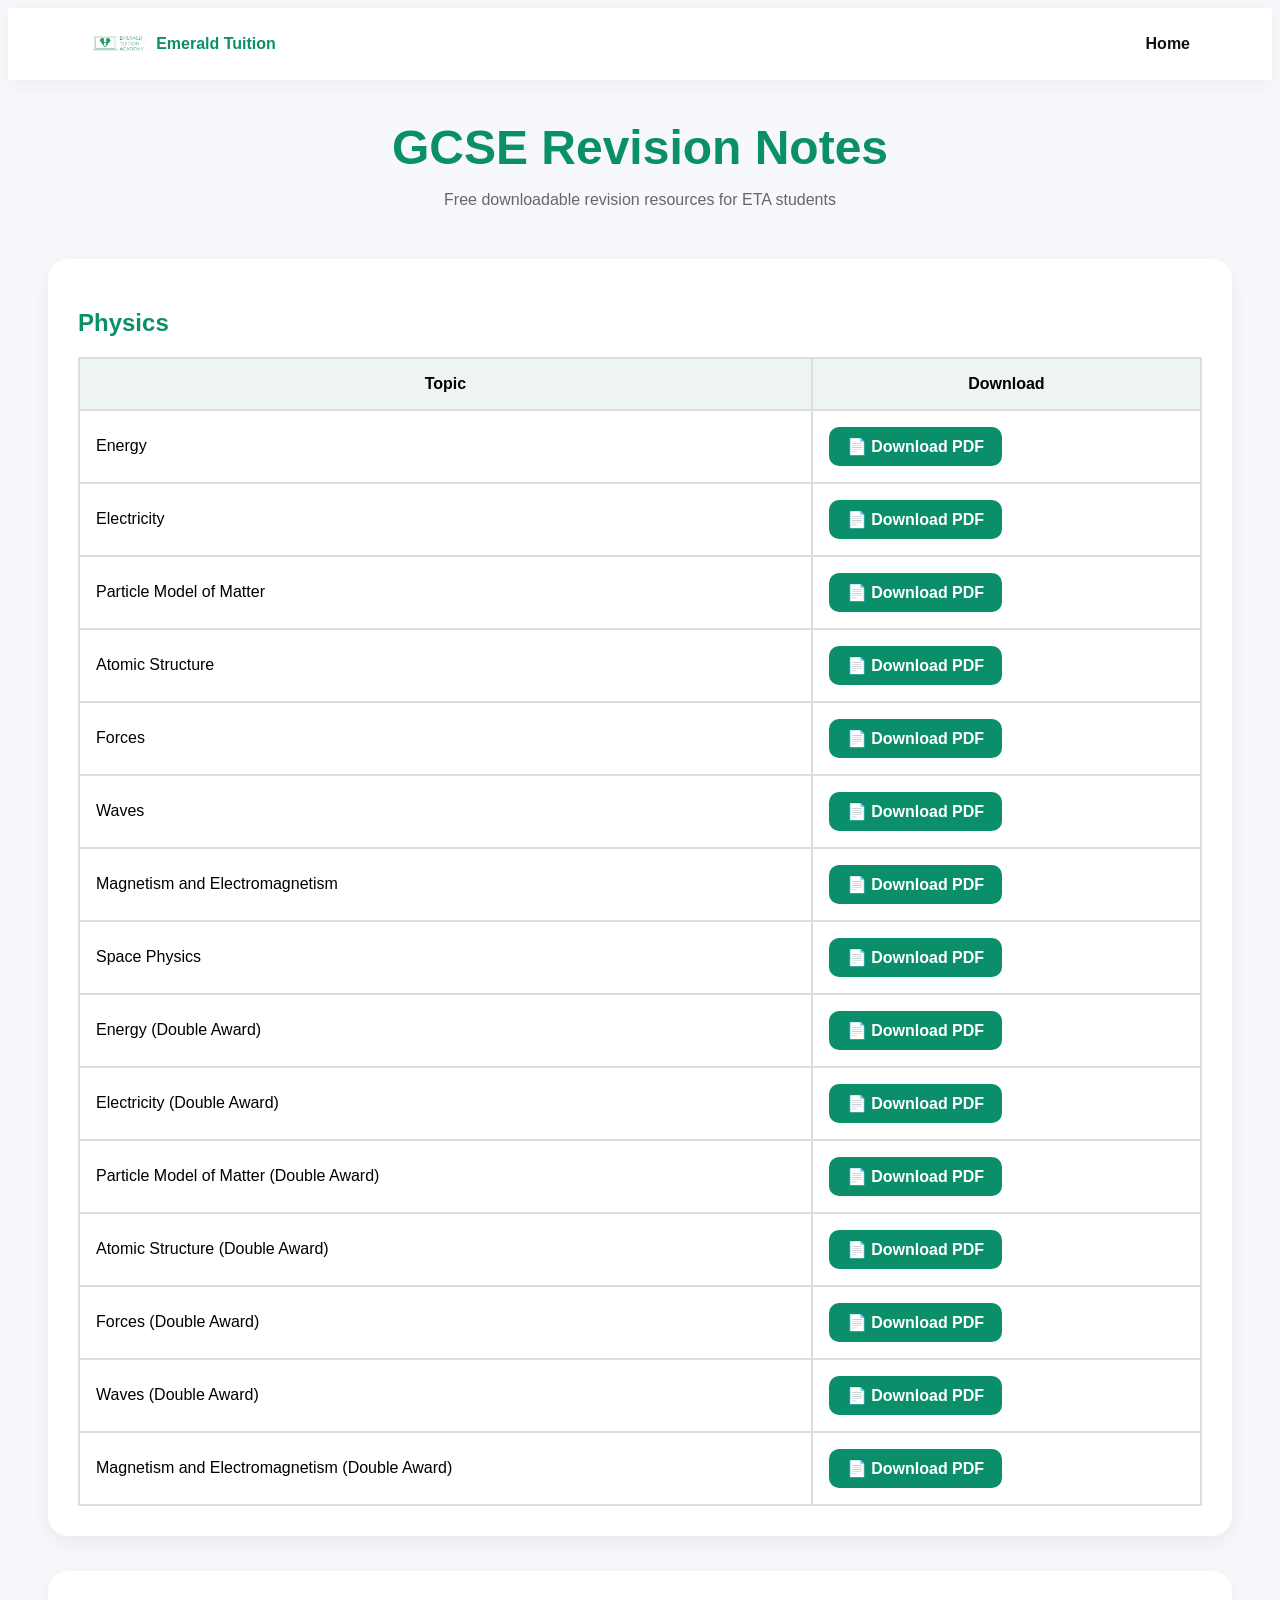
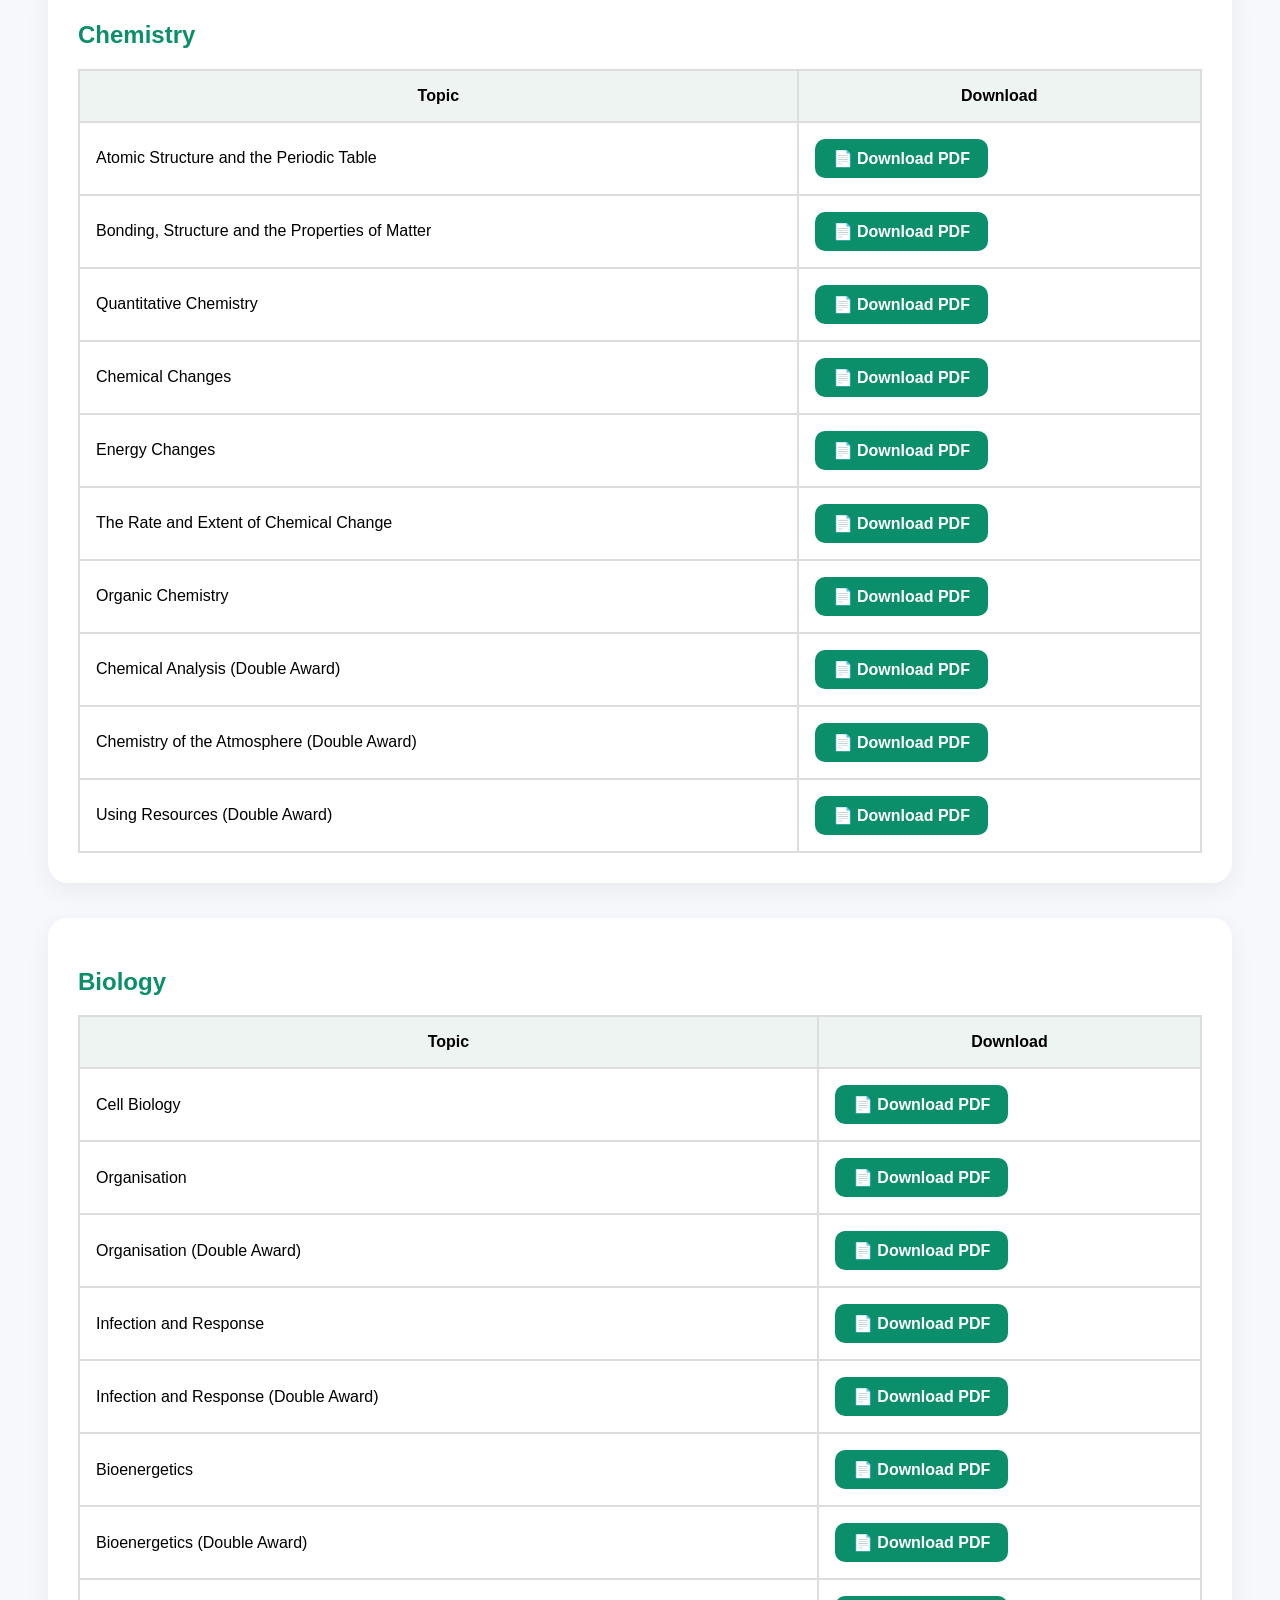
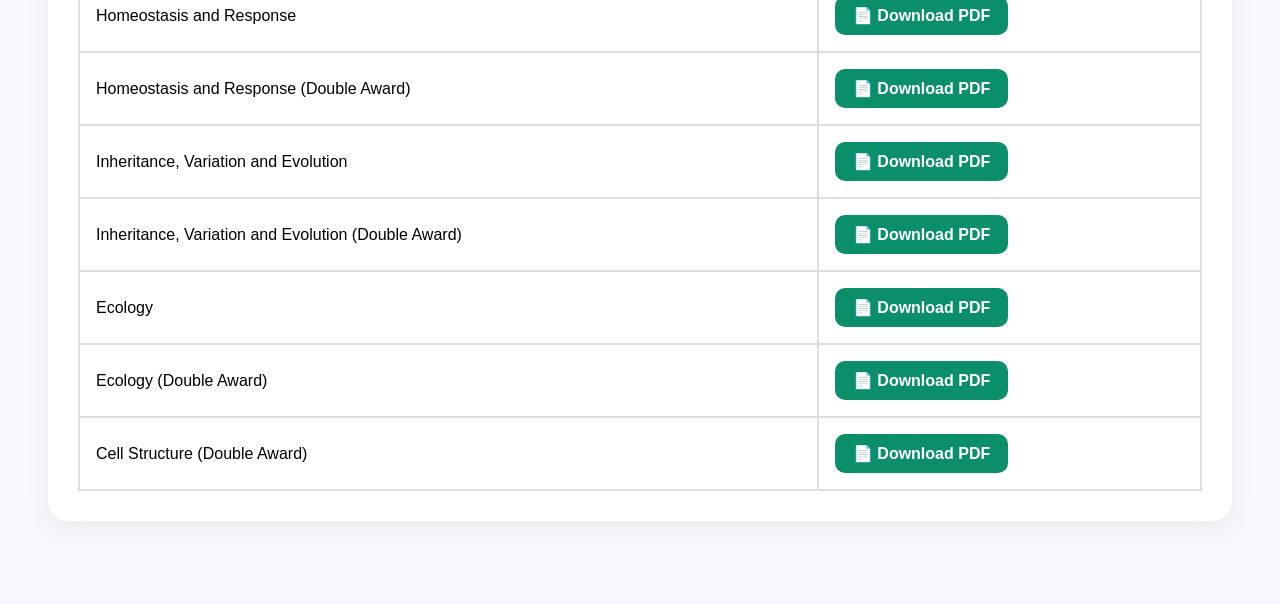
<file: emeraldtuition/test/resources/index.html>
<!DOCTYPE html>
<html>
<head>
<meta charset="UTF-8">
<title>GCSE Resources ETA</title>
<style>
body{
    font-family:Arial,sans-serif;
    background:#f6f8fb;
    padding:40px;
}

/* NAVBAR */
nav{
    background:#fff;
    box-shadow:0 4px 20px rgba(0,0,0,.05);
    margin:-40px -40px 40px -40px;
    padding:0 40px;
}

.nav-inner{
    max-width:1100px;
    margin:auto;
    display:flex;
    justify-content:space-between;
    align-items:center;
    padding:1rem 0;
}

.logo{
    display:flex;
    align-items:center;
    gap:.6rem;
}

.logo img{
    height:40px;
}

.nav-link{
    text-decoration:none;
    color:#111;
    font-weight:bold;
}
/* END NAVBAR */

.section{
    background:white;
    padding:30px;
    border-radius:20px;
    box-shadow:0 8px 25px rgba(0,0,0,.06);
    margin-bottom:35px;
}
h1{
    text-align:center;
    font-size:3rem;
    color:#0b8f6a;
    margin-bottom:10px;
}
.subtitle{
    text-align:center;
    color:#666;
    margin-bottom:50px;
}
h2{
    color:#0b8f6a;
}
table{
    width:100%;
    border-collapse:collapse;
}
th,td{
    padding:16px;
    border:2px solid #ddd;
}
th{
    background:#eef4f2;
}
.btn{
    background:#0b8f6a;
    color:white;
    padding:10px 18px;
    border-radius:10px;
    text-decoration:none;
    font-weight:bold;
    display:inline-block;
    transition:.2s;
}
.btn:hover{
    opacity:.9;
    transform:translateY(-2px);
}
</style>
</head>

<body>

<nav>
    <div class="nav-inner">
        <a href="../index.html" style="text-decoration:none;">
            <div class="logo">
                <img src="../images/logo.jpeg">
                <strong style="color:#0b8f6a;">Emerald Tuition</strong>
            </div>
        </a>

        <a class="nav-link" href="../index.html">
            Home
        </a>
    </div>
</nav>

<h1>GCSE Revision Notes</h1>
<p class="subtitle">Free downloadable revision resources for ETA students</p>

<!-- PHYSICS -->
<div class="section">
<h2>Physics</h2>

<table>
<tr>
    <th>Topic</th>
    <th>Download</th>
</tr>

<tr><td>Energy</td><td><a class="btn" href="Energy.pdf">📄 Download PDF</a></td></tr>
<tr><td>Electricity</td><td><a class="btn" href="Electricity.pdf">📄 Download PDF</a></td></tr>
<tr><td>Particle Model of Matter</td><td><a class="btn" href="Particle Model.pdf">📄 Download PDF</a></td></tr>
<tr><td>Atomic Structure</td><td><a class="btn" href="Atomic Structure.pdf">📄 Download PDF</a></td></tr>
<tr><td>Forces</td><td><a class="btn" href="Forces.pdf">📄 Download PDF</a></td></tr>
<tr><td>Waves</td><td><a class="btn" href="Waves.pdf">📄 Download PDF</a></td></tr>
<tr><td>Magnetism and Electromagnetism</td><td><a class="btn" href="Magnetism and Electromagnetism.pdf">📄 Download PDF</a></td></tr>
<tr><td>Space Physics</td><td><a class="btn" href="Space Physics.pdf">📄 Download PDF</a></td></tr>

<tr><td>Energy (Double Award)</td><td><a class="btn" href="Energy (Double Award).pdf">📄 Download PDF</a></td></tr>
<tr><td>Electricity (Double Award)</td><td><a class="btn" href="Electricity (Duble Award).pdf">📄 Download PDF</a></td></tr>
<tr><td>Particle Model of Matter (Double Award)</td><td><a class="btn" href="Particle Model (Double Award).pdf">📄 Download PDF</a></td></tr>
<tr><td>Atomic Structure (Double Award)</td><td><a class="btn" href="Atomic Structure (Double Award).pdf">📄 Download PDF</a></td></tr>
<tr><td>Forces (Double Award)</td><td><a class="btn" href="Forces (Double Award).pdf">📄 Download PDF</a></td></tr>
<tr><td>Waves (Double Award)</td><td><a class="btn" href="Waves (Double Award).pdf">📄 Download PDF</a></td></tr>
<tr><td>Magnetism and Electromagnetism (Double Award)</td><td><a class="btn" href="Magnetism and Electromagnetism (Double Award).pdf">📄 Download PDF</a></td></tr>

</table>
</div>

<!-- CHEMISTRY -->
<div class="section">
<h2>Chemistry</h2>

<table>
<tr>
    <th>Topic</th>
    <th>Download</th>
</tr>

<tr><td>Atomic Structure and the Periodic Table</td><td><a class="btn" href="Atomic Structure & PT.pdf">📄 Download PDF</a></td></tr>
<tr><td>Bonding, Structure and the Properties of Matter</td><td><a class="btn" href="Bonding, Structure and the Properties of Matter.pdf">📄 Download PDF</a></td></tr>
<tr><td>Quantitative Chemistry</td><td><a class="btn" href="Quantitative Chemistry.pdf">📄 Download PDF</a></td></tr>
<tr><td>Chemical Changes</td><td><a class="btn" href="Chemical Changes.pdf">📄 Download PDF</a></td></tr>
<tr><td>Energy Changes</td><td><a class="btn" href="Energy Changes.pdf">📄 Download PDF</a></td></tr>
<tr><td>The Rate and Extent of Chemical Change</td><td><a class="btn" href="The Rate and Extent of Chemical Change.pdf">📄 Download PDF</a></td></tr>
<tr><td>Organic Chemistry</td><td><a class="btn" href="Organic Chemistry.pdf">📄 Download PDF</a></td></tr>
<tr><td>Chemical Analysis (Double Award)</td><td><a class="btn" href="Chemical Analysis (Double Award).pdf">📄 Download PDF</a></td></tr>
<tr><td>Chemistry of the Atmosphere (Double Award)</td><td><a class="btn" href="Chemistry of the Atmosphere (Double Award).pdf">📄 Download PDF</a></td></tr>
<tr><td>Using Resources (Double Award)</td><td><a class="btn" href="Using Resources (Double Award).pdf">📄 Download PDF</a></td></tr>

</table>
</div>

<!-- BIOLOGY -->
<div class="section">
<h2>Biology</h2>

<table>
<tr>
    <th>Topic</th>
    <th>Download</th>
</tr>

<tr><td>Cell Biology</td><td><a class="btn" href="Cell Biology.pdf">📄 Download PDF</a></td></tr>
<tr><td>Organisation</td><td><a class="btn" href="Organisation.pdf">📄 Download PDF</a></td></tr>
<tr><td>Organisation (Double Award)</td><td><a class="btn" href="Organisation (Double Award).pdf">📄 Download PDF</a></td></tr>
<tr><td>Infection and Response</td><td><a class="btn" href="Infection and Response.pdf">📄 Download PDF</a></td></tr>
<tr><td>Infection and Response (Double Award)</td><td><a class="btn" href="Infection and Response (Double Award).pdf">📄 Download PDF</a></td></tr>
<tr><td>Bioenergetics</td><td><a class="btn" href="Bioenergetics.pdf">📄 Download PDF</a></td></tr>
<tr><td>Bioenergetics (Double Award)</td><td><a class="btn" href="Bioenergetics (Double Award).pdf">📄 Download PDF</a></td></tr>
<tr><td>Homeostasis and Response</td><td><a class="btn" href="Homeostasis and Response.pdf">📄 Download PDF</a></td></tr>
<tr><td>Homeostasis and Response (Double Award)</td><td><a class="btn" href="Homeostasis and Response (Double Award).pdf">📄 Download PDF</a></td></tr>
<tr><td>Inheritance, Variation and Evolution</td><td><a class="btn" href="Inheritance, Variation and Evolution.pdf">📄 Download PDF</a></td></tr>
<tr><td>Inheritance, Variation and Evolution (Double Award)</td><td><a class="btn" href="Inheritance, Variation and Evolution (Double Award).pdf">📄 Download PDF</a></td></tr>
<tr><td>Ecology</td><td><a class="btn" href="Ecology.pdf">📄 Download PDF</a></td></tr>
<tr><td>Ecology (Double Award)</td><td><a class="btn" href="Ecology (Double Award).pdf">📄 Download PDF</a></td></tr>

<tr><td>Cell Structure (Double Award)</td><td><a class="btn" href="Cell Structure (Double Award).pdf">📄 Download PDF</a></td></tr>

</table>
</div>

</body>
</html>
</file>
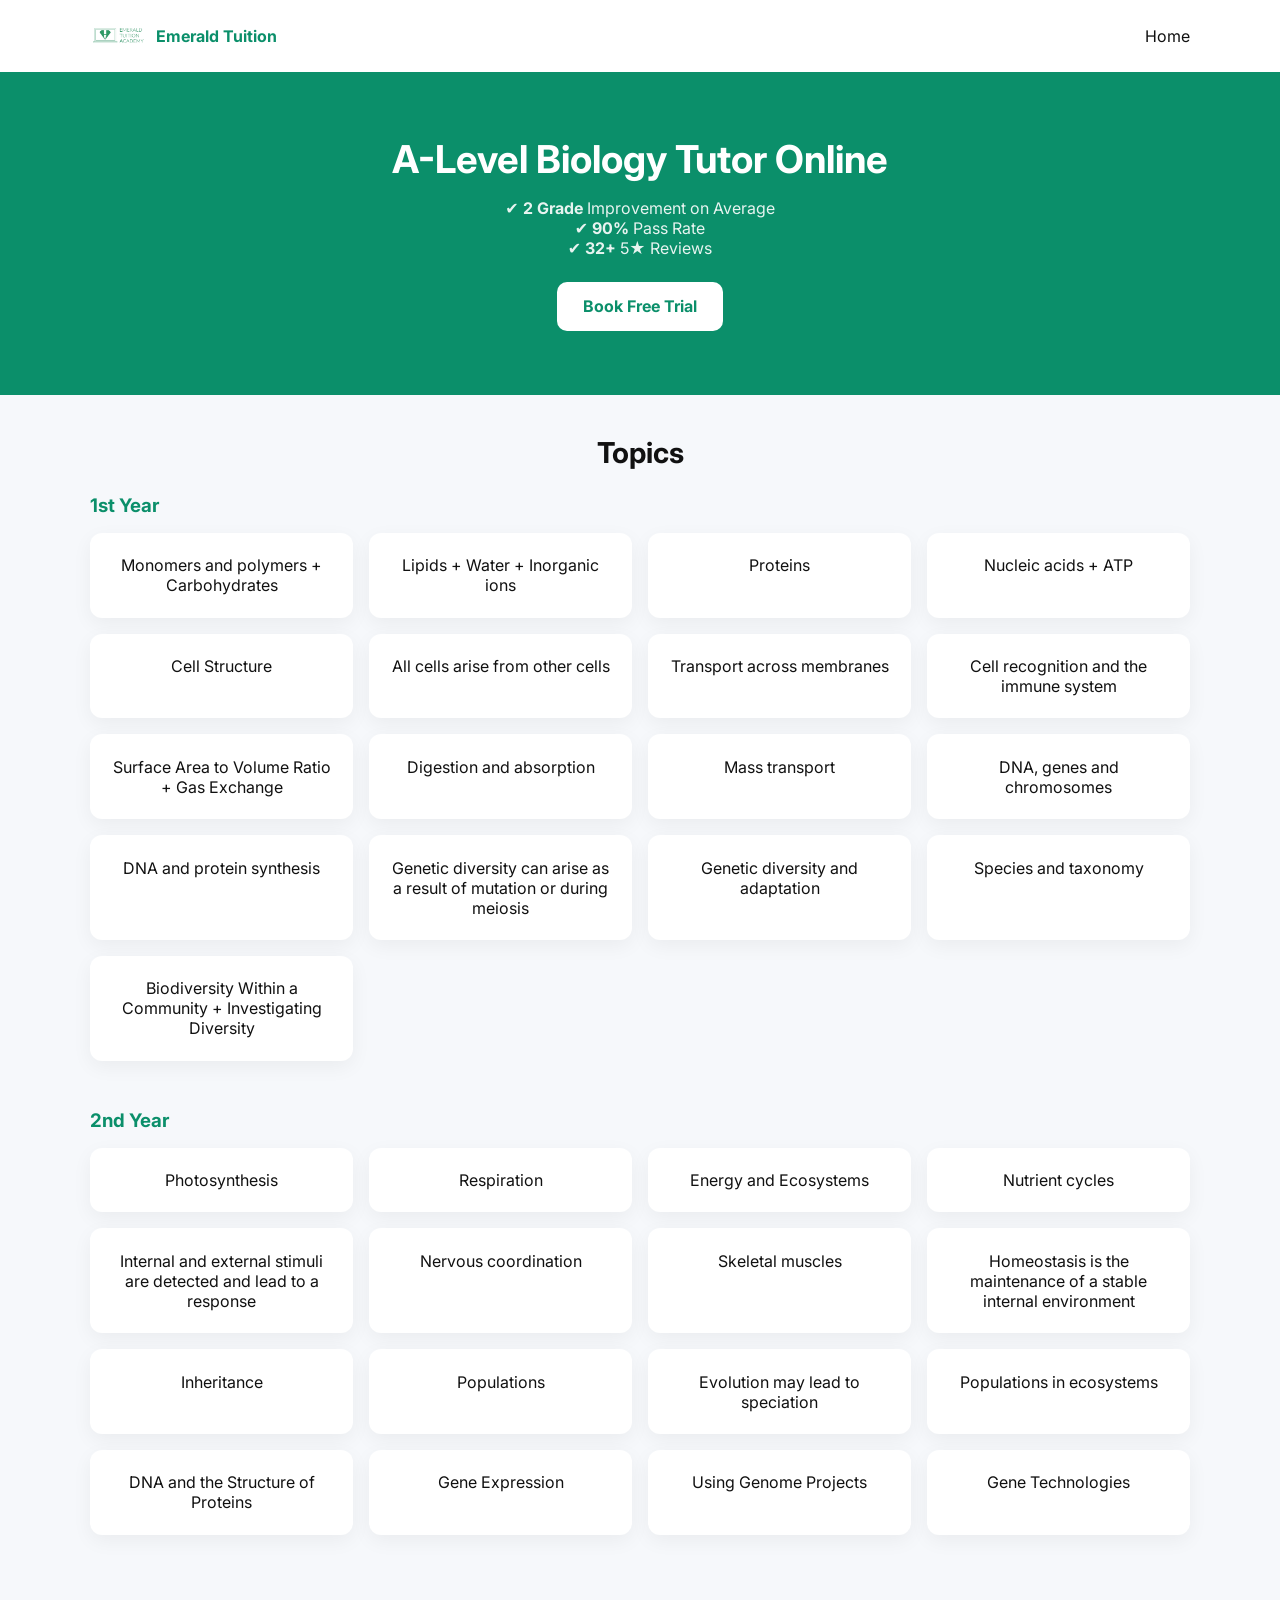
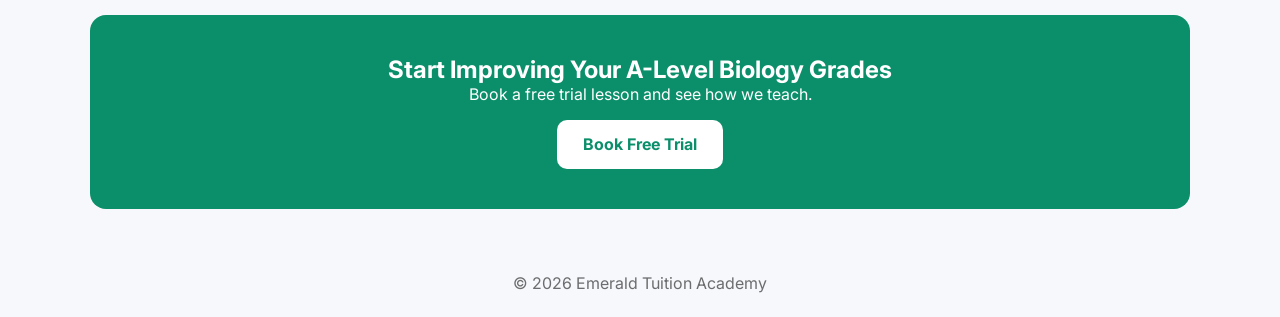
<file: emeraldtuition/test/subjects/a-level-biology-tutor/index.html>
<!DOCTYPE html>
<html lang="en">
<head>
<meta charset="UTF-8">
<meta name="viewport" content="width=device-width, initial-scale=1.0">

<title>Online A-Level Biology Tutor UK | Emerald Tuition</title>

<meta name="description" content="Online A-Level Biology tutor. Improve grades fast with structured lessons and expert guidance. Book a free trial today.">

<link href="https://fonts.googleapis.com/css2?family=Inter:wght@300;400;600;700;800&display=swap" rel="stylesheet">

<style>
*{
    margin:0;
    padding:0;
    box-sizing:border-box;
    font-family:Inter,system-ui;
}

body{
    background:#f6f8fb;
    color:#111;
}

a{
    text-decoration:none;
    color:inherit;
}

.container{
    width:92%;
    max-width:1100px;
    margin:auto;
}

nav{
    background:#fff;
    box-shadow:0 4px 20px rgba(0,0,0,.05);
}

.nav-inner{
    display:flex;
    justify-content:space-between;
    align-items:center;
    padding:1rem 0;
}

.logo{
    display:flex;
    align-items:center;
    gap:.6rem;
}

.logo img{
    height:40px;
}

/* HERO */

.hero{
    padding:4rem 0;
    background:#0b8f6a;
    color:#fff;
    text-align:center;
}

.hero h1{
    font-size:2.4rem;
    margin-bottom:1rem;
}

.hero p{
    opacity:.9;
}

.cta-btn{
    display:inline-block;
    margin-top:1.5rem;
    padding:.9rem 1.6rem;
    background:#fff;
    color:#0b8f6a;
    border-radius:10px;
    font-weight:700;
}

/* SECTION */

section{
    padding:2.5rem 0;
}

.title{
    text-align:center;
    margin-bottom:1.5rem;
}

.title h2{
    font-size:1.8rem;
}

.grid{
    display:grid;
    grid-template-columns:repeat(auto-fit,minmax(220px,1fr));
    gap:1rem;
}

.card{
    background:#fff;
    padding:1.4rem;
    border-radius:12px;
    box-shadow:0 6px 20px rgba(0,0,0,.05);
    text-align:center;
    transition:.2s;
}

.card:hover{
    transform:translateY(-3px);
}

/* FINAL CTA */

.final{
    background:#0b8f6a;
    color:#fff;
    text-align:center;
    border-radius:16px;
    padding:2.5rem 1rem;
}

.final a{
    display:inline-block;
    margin-top:1rem;
    padding:.9rem 1.6rem;
    background:#fff;
    color:#0b8f6a;
    border-radius:10px;
    font-weight:700;
}

footer{
    text-align:center;
    padding:1.5rem;
    opacity:.6;
}
</style>
</head>

<body>

<nav>
    <div class="container nav-inner">
        <a href="../../index.html">
    <div class="logo">
<img src="../images/logo.jpeg">
<strong style="color:#0b8f6a;">Emerald Tuition</strong>
</div>
</a>

        <a href="../../index.html">Home</a>
    </div>
</nav>

<!-- HERO -->

<section class="hero">
    <div class="container">
        <h1>A-Level Biology Tutor Online</h1>

        <p>
            ✔ <strong>2 Grade</strong> Improvement on Average <br>
            ✔ <strong>90%</strong> Pass Rate <br>
            ✔ <strong>32+</strong> 5★ Reviews
        </p>

        <a href="https://forms.gle/KcSVuQcyiTKTGoABA" class="cta-btn">
            Book Free Trial
        </a>
    </div>
</section>

<!-- TOPICS -->

<section>
    <div class="container">

        <div class="title">
            <h2>Topics</h2>
        </div>

        <h3 style="margin-bottom:1rem;color:#0b8f6a;">1st Year</h3>

        <div class="grid">

            <div class="card">Monomers and polymers + Carbohydrates</div>
            <div class="card">Lipids + Water + Inorganic ions</div>
            <div class="card">Proteins</div>
            <div class="card">Nucleic acids + ATP</div>

            <div class="card">Cell Structure</div>
            <div class="card">All cells arise from other cells</div>
            <div class="card">Transport across membranes</div>
            <div class="card">Cell recognition and the immune system</div>

            <div class="card">Surface Area to Volume Ratio + Gas Exchange</div>
            <div class="card">Digestion and absorption</div>
            <div class="card">Mass transport</div>

            <div class="card">DNA, genes and chromosomes</div>
            <div class="card">DNA and protein synthesis</div>
            <div class="card">Genetic diversity can arise as a result of mutation or during meiosis</div>
            <div class="card">Genetic diversity and adaptation</div>
            <div class="card">Species and taxonomy</div>
            <div class="card">Biodiversity Within a Community + Investigating Diversity</div>

        </div>

        <h3 style="margin:3rem 0 1rem;color:#0b8f6a;">2nd Year</h3>

        <div class="grid">

            <div class="card">Photosynthesis</div>
            <div class="card">Respiration</div>
            <div class="card">Energy and Ecosystems</div>
            <div class="card">Nutrient cycles</div>

            <div class="card">Internal and external stimuli are detected and lead to a response</div>
            <div class="card">Nervous coordination</div>
            <div class="card">Skeletal muscles</div>
            <div class="card">Homeostasis is the maintenance of a stable internal environment</div>

            <div class="card">Inheritance</div>
            <div class="card">Populations</div>
            <div class="card">Evolution may lead to speciation</div>
            <div class="card">Populations in ecosystems</div>

            <div class="card">DNA and the Structure of Proteins</div>
            <div class="card">Gene Expression</div>
            <div class="card">Using Genome Projects</div>
            <div class="card">Gene Technologies</div>

        </div>

    </div>
</section>

<!-- FINAL CTA -->

<section>
    <div class="container final">

        <h2>Start Improving Your A-Level Biology Grades</h2>

        <p>
            Book a free trial lesson and see how we teach.
        </p>

        <a href="https://forms.gle/KcSVuQcyiTKTGoABA">
            Book Free Trial
        </a>

    </div>
</section>

<footer>
    © 2026 Emerald Tuition Academy
</footer>

</body>
</html>
</file>
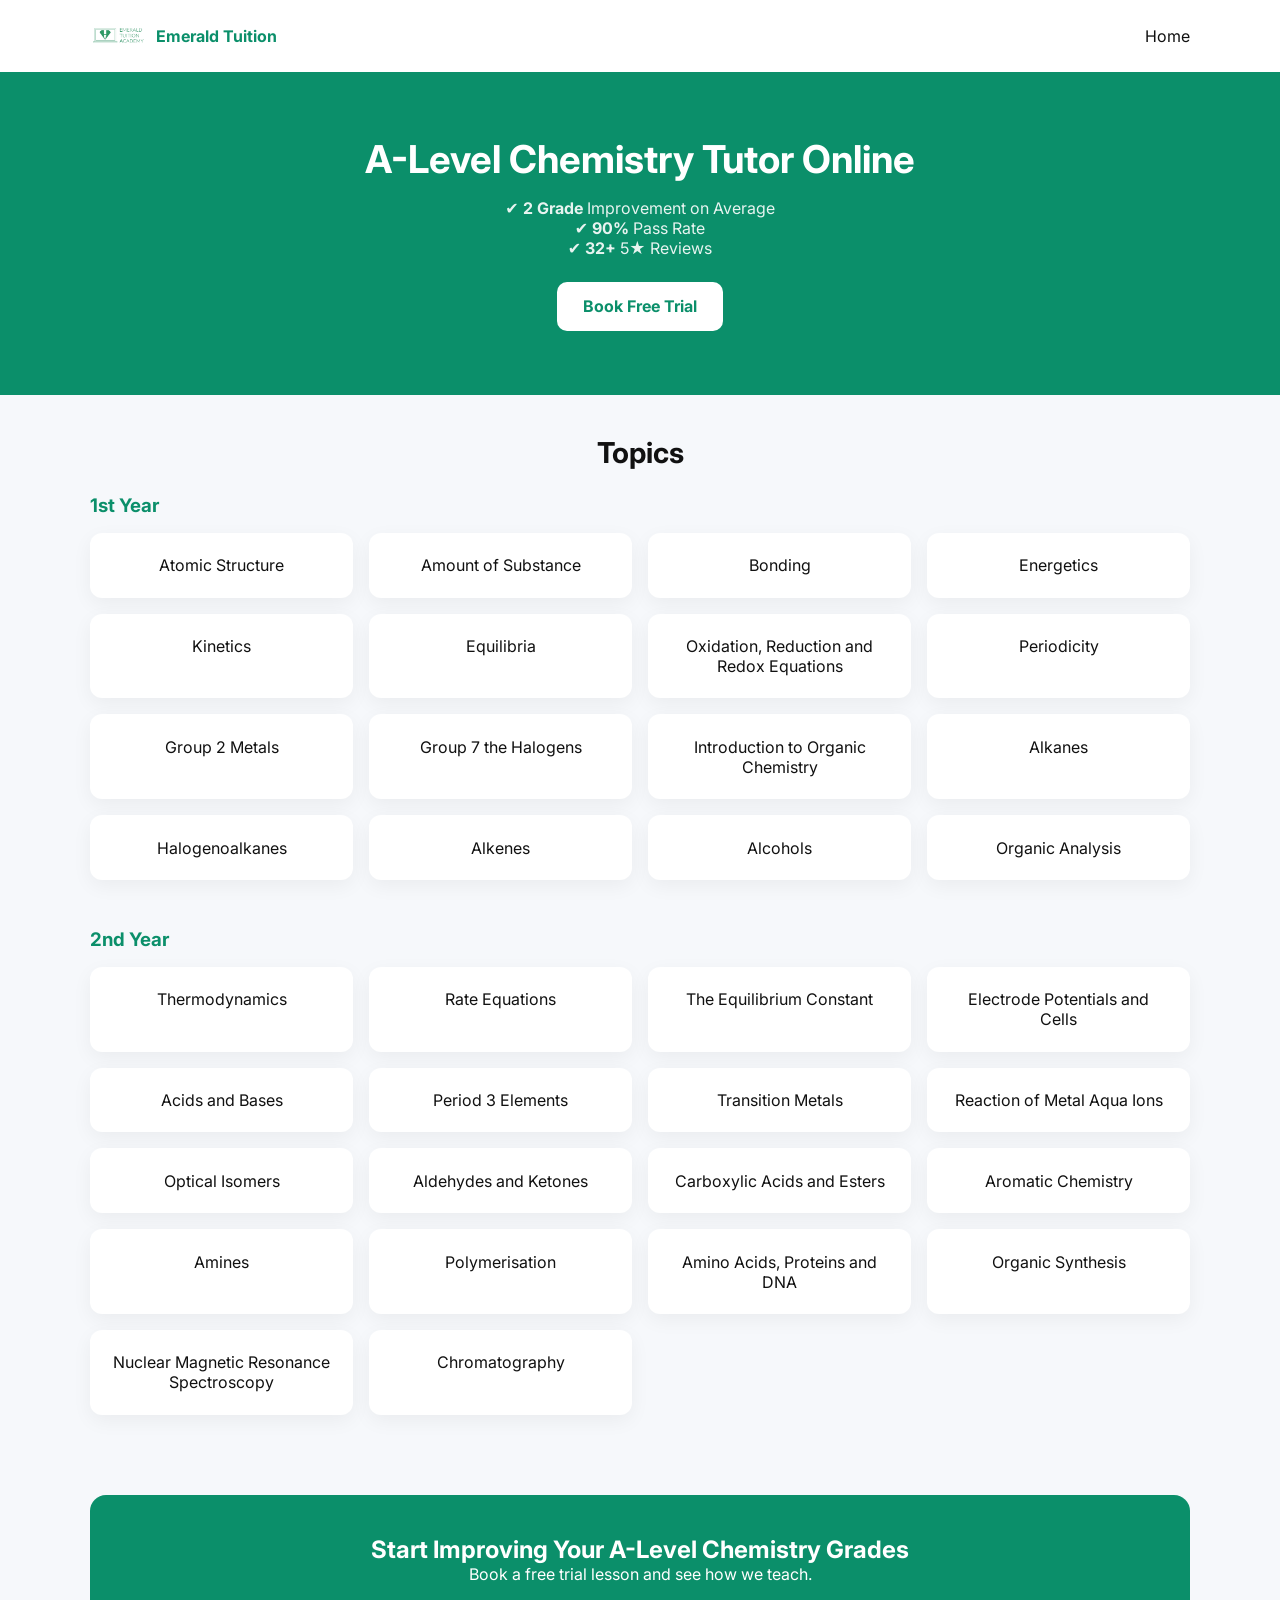
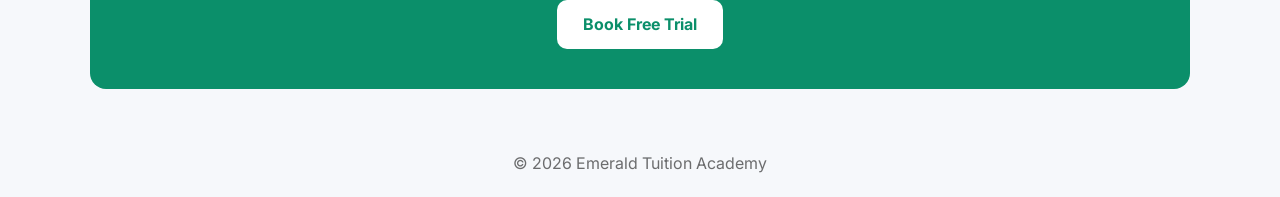
<file: emeraldtuition/test/subjects/a-level-chemistry-tutor/index.html>
<!DOCTYPE html>
<html lang="en">
<head>
<meta charset="UTF-8">
<meta name="viewport" content="width=device-width, initial-scale=1.0">

<title>Online A-Level Chemistry Tutor UK | Emerald Tuition</title>

<meta name="description" content="Online A-Level Chemistry tutor. Improve grades fast with structured lessons and expert guidance. Book a free trial today.">

<link href="https://fonts.googleapis.com/css2?family=Inter:wght@300;400;600;700;800&display=swap" rel="stylesheet">

<style>
*{
    margin:0;
    padding:0;
    box-sizing:border-box;
    font-family:Inter,system-ui;
}

body{
    background:#f6f8fb;
    color:#111;
}

a{
    text-decoration:none;
    color:inherit;
}

.container{
    width:92%;
    max-width:1100px;
    margin:auto;
}

nav{
    background:#fff;
    box-shadow:0 4px 20px rgba(0,0,0,.05);
}

.nav-inner{
    display:flex;
    justify-content:space-between;
    align-items:center;
    padding:1rem 0;
}

.logo{
    display:flex;
    align-items:center;
    gap:.6rem;
}

.logo img{
    height:40px;
}

/* HERO */

.hero{
    padding:4rem 0;
    background:#0b8f6a;
    color:#fff;
    text-align:center;
}

.hero h1{
    font-size:2.4rem;
    margin-bottom:1rem;
}

.hero p{
    opacity:.9;
}

.cta-btn{
    display:inline-block;
    margin-top:1.5rem;
    padding:.9rem 1.6rem;
    background:#fff;
    color:#0b8f6a;
    border-radius:10px;
    font-weight:700;
}

/* SECTION */

section{
    padding:2.5rem 0;
}

.title{
    text-align:center;
    margin-bottom:1.5rem;
}

.title h2{
    font-size:1.8rem;
}

.grid{
    display:grid;
    grid-template-columns:repeat(auto-fit,minmax(220px,1fr));
    gap:1rem;
}

.card{
    background:#fff;
    padding:1.4rem;
    border-radius:12px;
    box-shadow:0 6px 20px rgba(0,0,0,.05);
    text-align:center;
    transition:.2s;
}

.card:hover{
    transform:translateY(-3px);
}

/* FINAL CTA */

.final{
    background:#0b8f6a;
    color:#fff;
    text-align:center;
    border-radius:16px;
    padding:2.5rem 1rem;
}

.final a{
    display:inline-block;
    margin-top:1rem;
    padding:.9rem 1.6rem;
    background:#fff;
    color:#0b8f6a;
    border-radius:10px;
    font-weight:700;
}

footer{
    text-align:center;
    padding:1.5rem;
    opacity:.6;
}
</style>
</head>

<body>

<nav>
    <div class="container nav-inner">
        <div class="logo">
            <img src="../images/logo.jpeg">
            <strong style="color:#0b8f6a;">Emerald Tuition</strong>
        </div>

        <a href="../../index.html">Home</a>
    </div>
</nav>

<!-- HERO -->

<section class="hero">
    <div class="container">
        <h1>A-Level Chemistry Tutor Online</h1>

        <p>
            ✔ <strong>2 Grade</strong> Improvement on Average <br>
            ✔ <strong>90%</strong> Pass Rate <br>
            ✔ <strong>32+</strong> 5★ Reviews
        </p>

        <a href="https://forms.gle/KcSVuQcyiTKTGoABA" class="cta-btn">
            Book Free Trial
        </a>
    </div>
</section>

<!-- TOPICS -->

<section>
    <div class="container">

        <div class="title">
            <h2>Topics</h2>
        </div>

        <h3 style="margin-bottom:1rem;color:#0b8f6a;">1st Year</h3>

        <div class="grid">

            <div class="card">Atomic Structure</div>
            <div class="card">Amount of Substance</div>
            <div class="card">Bonding</div>
            <div class="card">Energetics</div>
            <div class="card">Kinetics</div>
            <div class="card">Equilibria</div>
            <div class="card">Oxidation, Reduction and Redox Equations</div>

            <div class="card">Periodicity</div>
            <div class="card">Group 2 Metals</div>
            <div class="card">Group 7 the Halogens</div>

            <div class="card">Introduction to Organic Chemistry</div>
            <div class="card">Alkanes</div>
            <div class="card">Halogenoalkanes</div>
            <div class="card">Alkenes</div>
            <div class="card">Alcohols</div>
            <div class="card">Organic Analysis</div>

        </div>

        <h3 style="margin:3rem 0 1rem;color:#0b8f6a;">2nd Year</h3>

        <div class="grid">

            <div class="card">Thermodynamics</div>
            <div class="card">Rate Equations</div>
            <div class="card">The Equilibrium Constant</div>
            <div class="card">Electrode Potentials and Cells</div>
            <div class="card">Acids and Bases</div>

            <div class="card">Period 3 Elements</div>
            <div class="card">Transition Metals</div>
            <div class="card">Reaction of Metal Aqua Ions</div>

            <div class="card">Optical Isomers</div>
            <div class="card">Aldehydes and Ketones</div>
            <div class="card">Carboxylic Acids and Esters</div>
            <div class="card">Aromatic Chemistry</div>
            <div class="card">Amines</div>
            <div class="card">Polymerisation</div>
            <div class="card">Amino Acids, Proteins and DNA</div>
            <div class="card">Organic Synthesis</div>
            <div class="card">Nuclear Magnetic Resonance Spectroscopy</div>
            <div class="card">Chromatography</div>

        </div>

    </div>
</section>

<!-- FINAL CTA -->

<section>
    <div class="container final">

        <h2>Start Improving Your A-Level Chemistry Grades</h2>

        <p>
            Book a free trial lesson and see how we teach.
        </p>

        <a href="https://forms.gle/KcSVuQcyiTKTGoABA">
            Book Free Trial
        </a>

    </div>
</section>

<footer>
    © 2026 Emerald Tuition Academy
</footer>

</body>
</html>
</file>
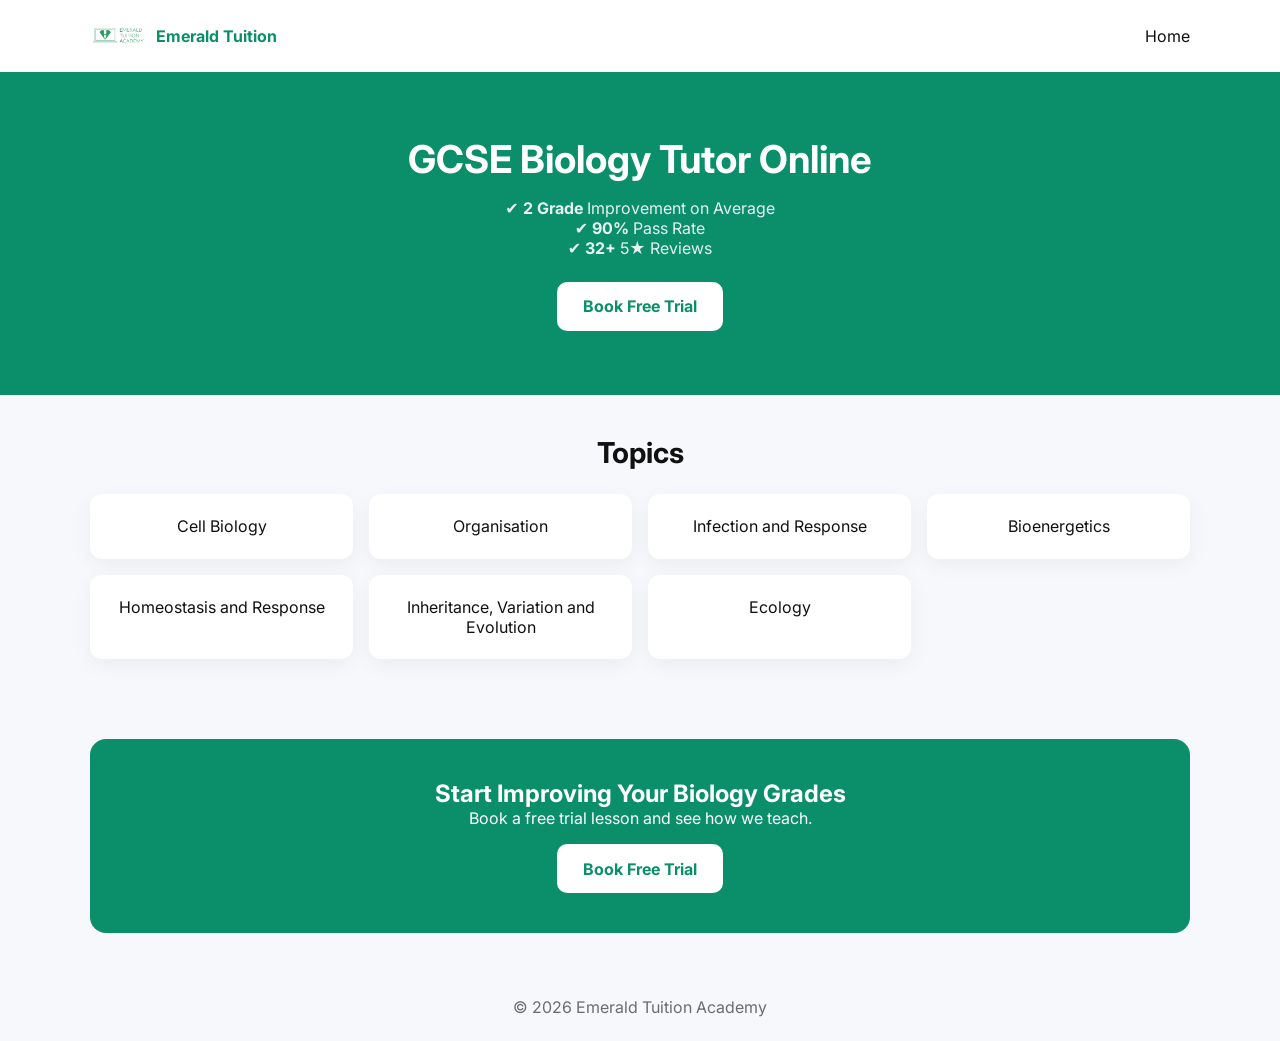
<file: emeraldtuition/test/subjects/gcse-biology-tutor/index.html>
<!DOCTYPE html>
<html lang="en">
<head>
<meta charset="UTF-8">
<meta name="viewport" content="width=device-width, initial-scale=1.0">

<title>Online GCSE Biology Tutor UK | Emerald Tuition</title>

<meta name="description" content="Online GCSE Maths tutor. Improve confidence, exam technique and grades with expert online lessons. Book a free trial today.">

<link href="https://fonts.googleapis.com/css2?family=Inter:wght@300;400;600;700;800&display=swap" rel="stylesheet">

<style>
*{margin:0;padding:0;box-sizing:border-box;font-family:Inter,system-ui}
body{background:#f6f8fb;color:#111}
a{text-decoration:none;color:inherit}
.container{width:92%;max-width:1100px;margin:auto}
nav{background:#fff;box-shadow:0 4px 20px rgba(0,0,0,.05);}
.nav-inner{display:flex;justify-content:space-between;align-items:center;padding:1rem 0;}
.logo{display:flex;align-items:center;gap:.6rem}
.logo img{height:40px}
.hero{padding:4rem 0;background:#0b8f6a;color:#fff;text-align:center;}
.hero h1{font-size:2.4rem;margin-bottom:1rem}
.hero p{opacity:.9}
.cta-btn{display:inline-block;margin-top:1.5rem;padding:.9rem 1.6rem;background:#fff;color:#0b8f6a;border-radius:10px;font-weight:700;}
section{padding:2.5rem 0}
.title{text-align:center;margin-bottom:1.5rem}
.title h2{font-size:1.8rem}
.grid{display:grid;grid-template-columns:repeat(auto-fit,minmax(220px,1fr));gap:1rem;}
.card{background:#fff;padding:1.4rem;border-radius:12px;box-shadow:0 6px 20px rgba(0,0,0,.05);text-align:center;}
.final{background:#0b8f6a;color:#fff;text-align:center;border-radius:16px;padding:2.5rem 1rem;}
.final a{display:inline-block;margin-top:1rem;padding:.9rem 1.6rem;background:#fff;color:#0b8f6a;border-radius:10px;font-weight:700;}
footer{text-align:center;padding:1.5rem;opacity:.6}
</style>
</head>

<body>

<nav>
<div class="container nav-inner">
<a href="../../index.html">
    <div class="logo">
<img src="../images/logo.jpeg">
<strong style="color:#0b8f6a;">Emerald Tuition</strong>
</div>
</a>
<a href="../../index.html">Home</a>
</div>
</nav>

<section class="hero">
<div class="container">
<h1>GCSE Biology Tutor Online</h1>

<p>
✔ <strong>2 Grade</strong> Improvement on Average <br>
✔ <strong>90%</strong> Pass Rate <br>
✔ <strong>32+</strong> 5★ Reviews
</p>

<a href="https://forms.gle/KcSVuQcyiTKTGoABA" class="cta-btn">
Book Free Trial
</a>
</div>
</section>

<section>
<div class="container">
<div class="title"><h2>Topics</h2></div>

<div class="grid">
<div class="card">Cell Biology</div>
<div class="card">Organisation</div>
<div class="card">Infection and Response</div>
<div class="card">Bioenergetics</div>
<div class="card">Homeostasis and Response</div>
<div class="card">Inheritance, Variation and Evolution</div>
<div class="card">Ecology</div>
</div>
</div>
</section>

<section>
<div class="container final">
<h2>Start Improving Your Biology Grades</h2>
<p>Book a free trial lesson and see how we teach.</p>

<a href="https://forms.gle/KcSVuQcyiTKTGoABA">
Book Free Trial
</a>
</div>
</section>

<footer>
© 2026 Emerald Tuition Academy
</footer>

</body>
</html>
</file>
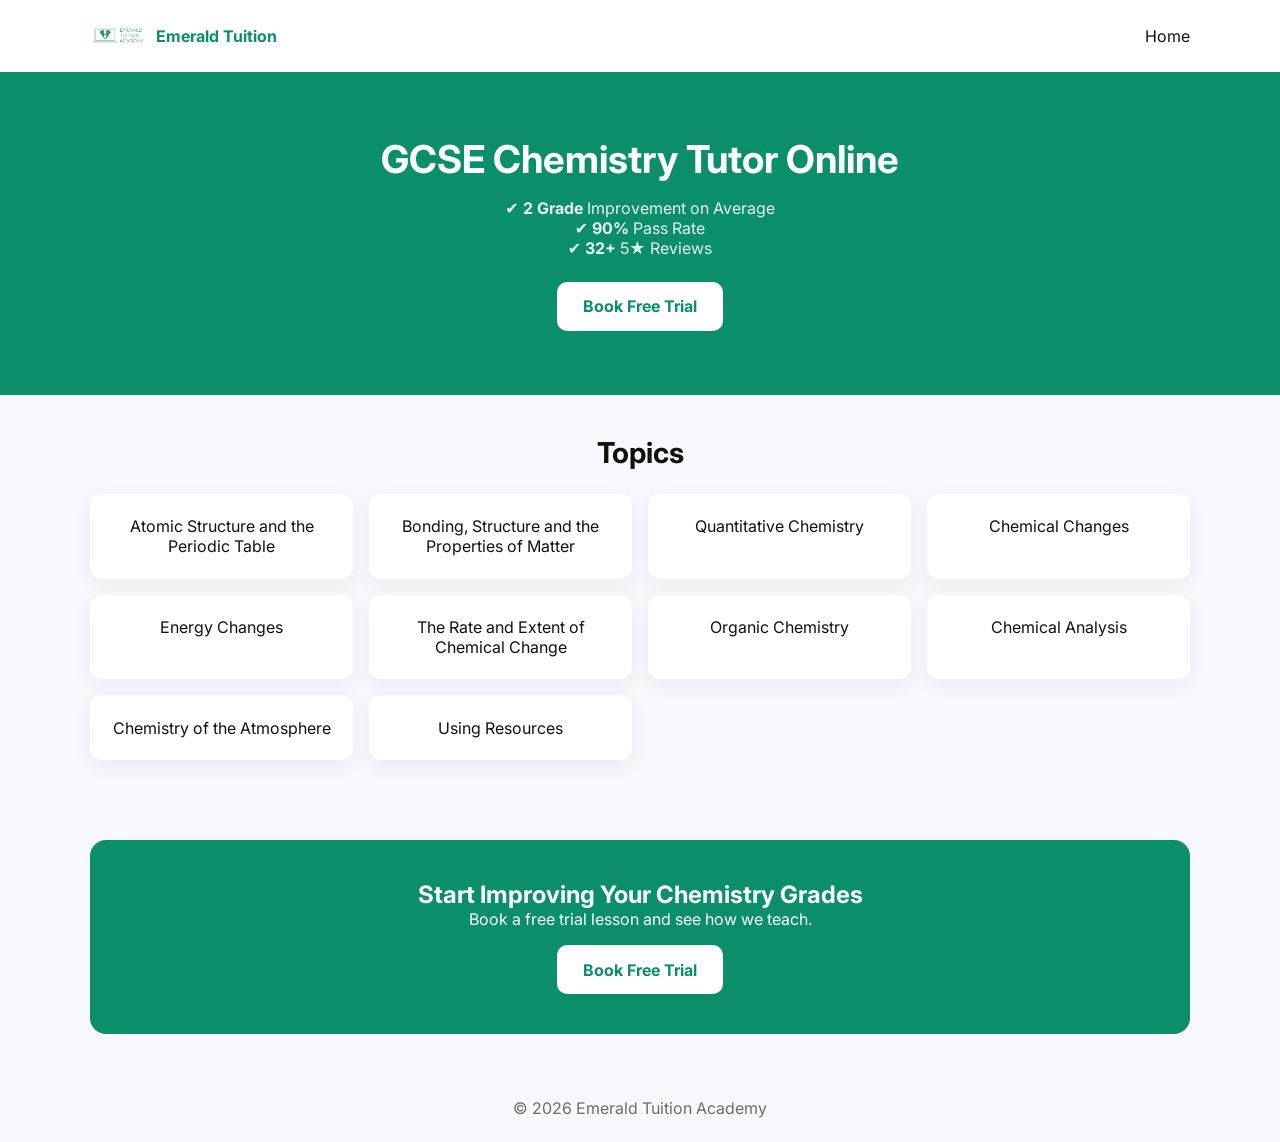
<file: emeraldtuition/test/subjects/gcse-chemistry-tutor/index.html>
<!DOCTYPE html>
<html lang="en">
<head>
<meta charset="UTF-8">
<meta name="viewport" content="width=device-width, initial-scale=1.0">

<title>Online GCSE Chemistry Tutor UK | Emerald Tuition</title>

<meta name="description" content="Online GCSE Chemistry tutor. Improve grades fast with structured lessons and expert guidance. Book a free trial today.">

<link href="https://fonts.googleapis.com/css2?family=Inter:wght@300;400;600;700;800&display=swap" rel="stylesheet">

<style>
*{margin:0;padding:0;box-sizing:border-box;font-family:Inter,system-ui}
body{background:#f6f8fb;color:#111}
a{text-decoration:none;color:inherit}

.container{width:92%;max-width:1100px;margin:auto}

nav{
    background:#fff;
    box-shadow:0 4px 20px rgba(0,0,0,.05);
}
.nav-inner{
    display:flex;
    justify-content:space-between;
    align-items:center;
    padding:1rem 0;
}
.logo{display:flex;align-items:center;gap:.6rem}
.logo img{height:40px}

/* HERO */
.hero{
    padding:4rem 0;
    background:#0b8f6a;
    color:#fff;
    text-align:center;
}
.hero h1{font-size:2.4rem;margin-bottom:1rem}
.hero p{opacity:.9}

.cta-btn{
    display:inline-block;
    margin-top:1.5rem;
    padding:.9rem 1.6rem;
    background:#fff;
    color:#0b8f6a;
    border-radius:10px;
    font-weight:700;
}

/* SECTION */
section{padding:2.5rem 0}

.title{text-align:center;margin-bottom:1.5rem}
.title h2{font-size:1.8rem}

.grid{
    display:grid;
    grid-template-columns:repeat(auto-fit,minmax(220px,1fr));
    gap:1rem;
}

.card{
    background:#fff;
    padding:1.4rem;
    border-radius:12px;
    box-shadow:0 6px 20px rgba(0,0,0,.05);
    text-align:center;
}

/* FINAL CTA */
.final{
    background:#0b8f6a;
    color:#fff;
    text-align:center;
    border-radius:16px;
    padding:2.5rem 1rem;
}

.final a{
    display:inline-block;
    margin-top:1rem;
    padding:.9rem 1.6rem;
    background:#fff;
    color:#0b8f6a;
    border-radius:10px;
    font-weight:700;
}

footer{text-align:center;padding:1.5rem;opacity:.6}
</style>
</head>

<body>

<nav>
    <div class="container nav-inner">
        <a href="../../index.html">
    <div class="logo">
<img src="../images/logo.jpeg">
<strong style="color:#0b8f6a;">Emerald Tuition</strong>
</div>
</a>
        <a href="../../index.html">Home</a>
    </div>
</nav>

<!-- HERO -->
<section class="hero">
    <div class="container">
        <h1>GCSE Chemistry Tutor Online</h1>
        <p>
        ✔ <strong>2 Grade</strong> Improvement on Average <br> 
        ✔ <strong>90%</strong> Pass Rate  <br>
        ✔ <strong>32+</strong> 5★ Reviews
        </p>

        <a href="https://forms.gle/KcSVuQcyiTKTGoABA" class="cta-btn">
            Book Free Trial
        </a>
    </div>
</section>

<!-- TOPICS -->
<section>
    <div class="container">
        <div class="title"><h2>Topics</h2></div>

        <div class="grid">
            <div class="card">Atomic Structure and the Periodic Table</div>
            <div class="card">Bonding, Structure and the Properties of Matter</div>
            <div class="card">Quantitative Chemistry</div>
            <div class="card">Chemical Changes</div>
            <div class="card">Energy Changes</div>

            <div class="card">The Rate and Extent of Chemical Change</div>
            <div class="card">Organic Chemistry</div>
            <div class="card">Chemical Analysis</div>
            <div class="card">Chemistry of the Atmosphere</div>
            <div class="card">Using Resources</div>
        </div>
    </div>
</section>

<!-- FINAL CTA -->
<section>
    <div class="container final">
        <h2>Start Improving Your Chemistry Grades</h2>
        <p>Book a free trial lesson and see how we teach.</p>

        <a href="https://forms.gle/KcSVuQcyiTKTGoABA">
            Book Free Trial
        </a>
    </div>
</section>

<footer>
© 2026 Emerald Tuition Academy
</footer>

</body>
</html>
</file>
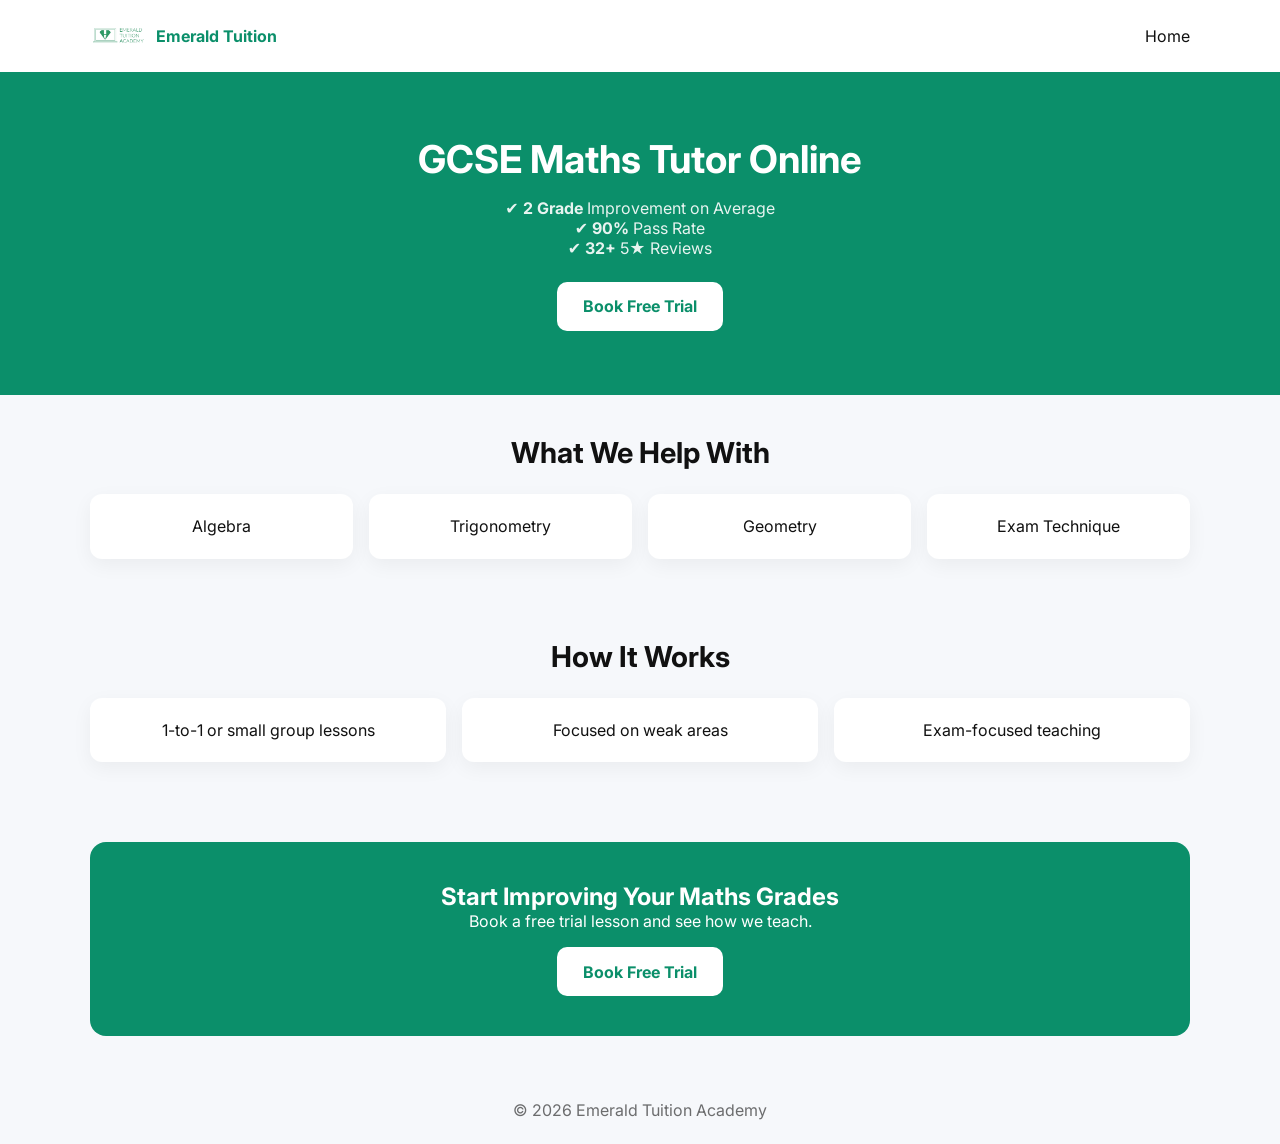
<file: emeraldtuition/test/subjects/gcse-maths-tutor/index.html>
<!DOCTYPE html>
<html lang="en">
<head>
<meta charset="UTF-8">
<meta name="viewport" content="width=device-width, initial-scale=1.0">

<title>Online GCSE Maths Tutor UK | Emerald Tuition</title>

<meta name="description" content="Online GCSE Maths tutor. Improve confidence, exam technique and grades with expert online lessons. Book a free trial today.">

<link href="https://fonts.googleapis.com/css2?family=Inter:wght@300;400;600;700;800&display=swap" rel="stylesheet">

<style>
*{margin:0;padding:0;box-sizing:border-box;font-family:Inter,system-ui}
body{background:#f6f8fb;color:#111}
a{text-decoration:none;color:inherit}
.container{width:92%;max-width:1100px;margin:auto}
nav{background:#fff;box-shadow:0 4px 20px rgba(0,0,0,.05);}
.nav-inner{display:flex;justify-content:space-between;align-items:center;padding:1rem 0;}
.logo{display:flex;align-items:center;gap:.6rem}
.logo img{height:40px}
.hero{padding:4rem 0;background:#0b8f6a;color:#fff;text-align:center;}
.hero h1{font-size:2.4rem;margin-bottom:1rem}
.hero p{opacity:.9}
.cta-btn{display:inline-block;margin-top:1.5rem;padding:.9rem 1.6rem;background:#fff;color:#0b8f6a;border-radius:10px;font-weight:700;}
section{padding:2.5rem 0}
.title{text-align:center;margin-bottom:1.5rem}
.title h2{font-size:1.8rem}
.grid{display:grid;grid-template-columns:repeat(auto-fit,minmax(220px,1fr));gap:1rem;}
.card{background:#fff;padding:1.4rem;border-radius:12px;box-shadow:0 6px 20px rgba(0,0,0,.05);text-align:center;}
.final{background:#0b8f6a;color:#fff;text-align:center;border-radius:16px;padding:2.5rem 1rem;}
.final a{display:inline-block;margin-top:1rem;padding:.9rem 1.6rem;background:#fff;color:#0b8f6a;border-radius:10px;font-weight:700;}
footer{text-align:center;padding:1.5rem;opacity:.6}
</style>
</head>

<body>

<nav>
<div class="container nav-inner">
<a href="../../index.html">
    <div class="logo">
<img src="../images/logo.jpeg">
<strong style="color:#0b8f6a;">Emerald Tuition</strong>
</div>
</a>
<a href="../../index.html">Home</a>
</div>
</nav>

<section class="hero">
<div class="container">
<h1>GCSE Maths Tutor Online</h1>

<p>
✔ <strong>2 Grade</strong> Improvement on Average <br>
✔ <strong>90%</strong> Pass Rate <br>
✔ <strong>32+</strong> 5★ Reviews
</p>

<a href="https://forms.gle/KcSVuQcyiTKTGoABA" class="cta-btn">
Book Free Trial
</a>
</div>
</section>

<section>
<div class="container">
<div class="title"><h2>What We Help With</h2></div>

<div class="grid">
<div class="card">Algebra</div>
<div class="card">Trigonometry</div>
<div class="card">Geometry</div>
<div class="card">Exam Technique</div>
</div>
</div>
</section>

<section>
<div class="container">
<div class="title"><h2>How It Works</h2></div>

<div class="grid">
<div class="card">1-to-1 or small group lessons</div>
<div class="card">Focused on weak areas</div>
<div class="card">Exam-focused teaching</div>
</div>
</div>
</section>

<section>
<div class="container final">
<h2>Start Improving Your Maths Grades</h2>
<p>Book a free trial lesson and see how we teach.</p>

<a href="https://forms.gle/KcSVuQcyiTKTGoABA">
Book Free Trial
</a>
</div>
</section>

<footer>
© 2026 Emerald Tuition Academy
</footer>

</body>
</html>
</file>
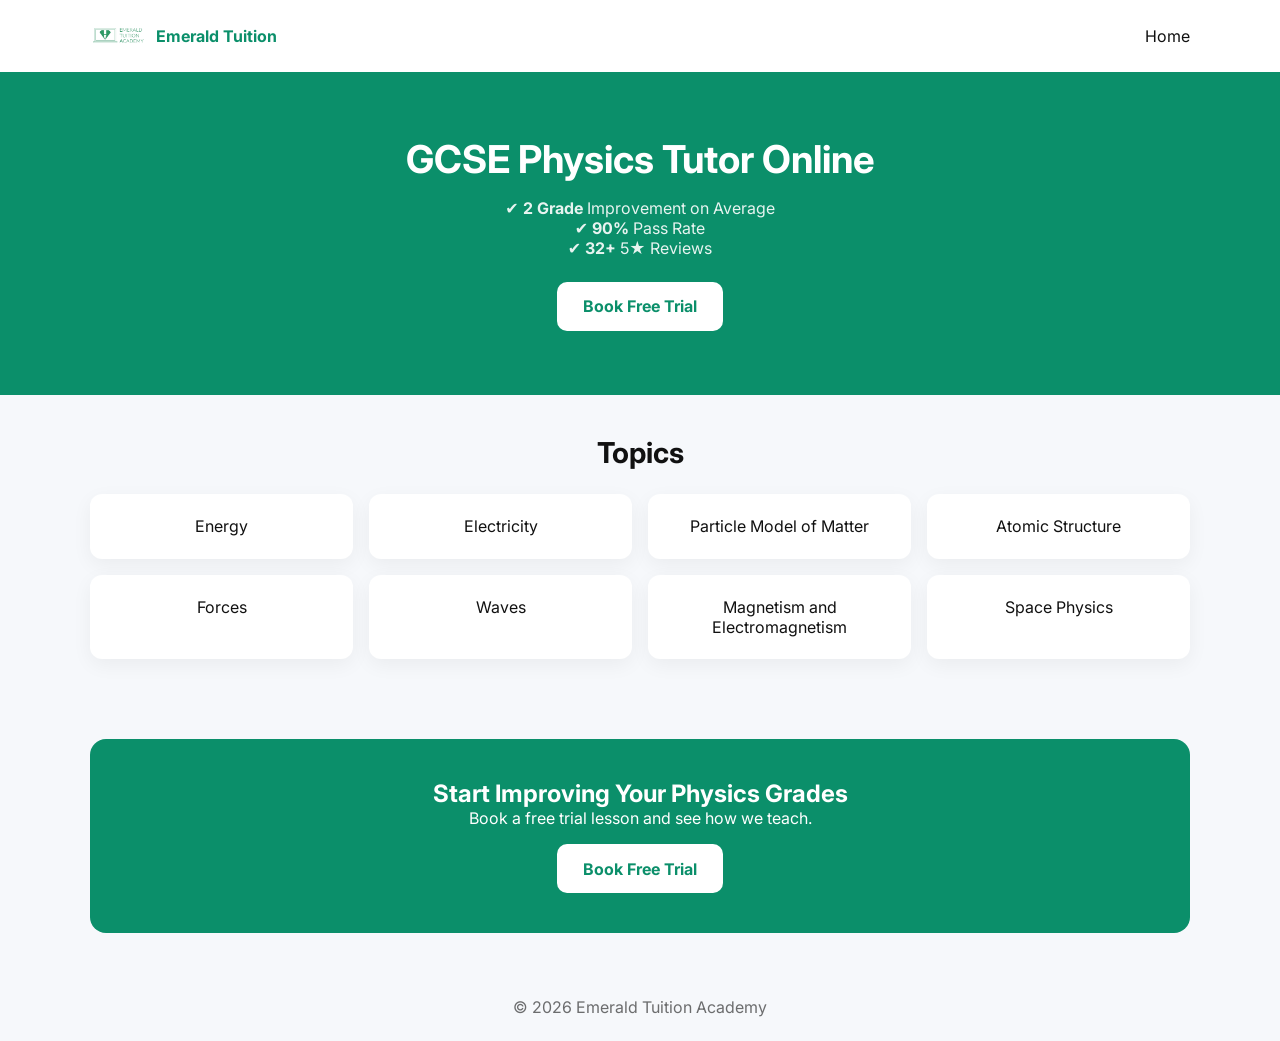
<file: emeraldtuition/test/subjects/gcse-physics-tutor/index.html>
<!DOCTYPE html>
<html lang="en">
<head>
<meta charset="UTF-8">
<meta name="viewport" content="width=device-width, initial-scale=1.0">

<title>Online GCSE Physics Tutor UK | Emerald Tuition</title>

<meta name="description" content="Online GCSE Chemistry tutor. Improve grades fast with structured lessons and expert guidance. Book a free trial today.">

<link href="https://fonts.googleapis.com/css2?family=Inter:wght@300;400;600;700;800&display=swap" rel="stylesheet">

<style>
*{margin:0;padding:0;box-sizing:border-box;font-family:Inter,system-ui}
body{background:#f6f8fb;color:#111}
a{text-decoration:none;color:inherit}

.container{width:92%;max-width:1100px;margin:auto}

nav{
    background:#fff;
    box-shadow:0 4px 20px rgba(0,0,0,.05);
}
.nav-inner{
    display:flex;
    justify-content:space-between;
    align-items:center;
    padding:1rem 0;
}
.logo{display:flex;align-items:center;gap:.6rem}
.logo img{height:40px}

/* HERO */
.hero{
    padding:4rem 0;
    background:#0b8f6a;
    color:#fff;
    text-align:center;
}
.hero h1{font-size:2.4rem;margin-bottom:1rem}
.hero p{opacity:.9}

.cta-btn{
    display:inline-block;
    margin-top:1.5rem;
    padding:.9rem 1.6rem;
    background:#fff;
    color:#0b8f6a;
    border-radius:10px;
    font-weight:700;
}

/* SECTION */
section{padding:2.5rem 0}

.title{text-align:center;margin-bottom:1.5rem}
.title h2{font-size:1.8rem}

.grid{
    display:grid;
    grid-template-columns:repeat(auto-fit,minmax(220px,1fr));
    gap:1rem;
}

.card{
    background:#fff;
    padding:1.4rem;
    border-radius:12px;
    box-shadow:0 6px 20px rgba(0,0,0,.05);
    text-align:center;
}

/* FINAL CTA */
.final{
    background:#0b8f6a;
    color:#fff;
    text-align:center;
    border-radius:16px;
    padding:2.5rem 1rem;
}

.final a{
    display:inline-block;
    margin-top:1rem;
    padding:.9rem 1.6rem;
    background:#fff;
    color:#0b8f6a;
    border-radius:10px;
    font-weight:700;
}

footer{text-align:center;padding:1.5rem;opacity:.6}
</style>
</head>

<body>

<nav>
    <div class="container nav-inner">
        <a href="../../index.html">
    <div class="logo">
<img src="../images/logo.jpeg">
<strong style="color:#0b8f6a;">Emerald Tuition</strong>
</div>
</a>
        <a href="../../index.html">Home</a>
    </div>
</nav>

<!-- HERO -->
<section class="hero">
    <div class="container">
        <h1>GCSE Physics Tutor Online</h1>
        <p>
        ✔ <strong>2 Grade</strong> Improvement on Average <br> 
        ✔ <strong>90%</strong> Pass Rate  <br>
        ✔ <strong>32+</strong> 5★ Reviews
        </p>

        <a href="https://forms.gle/KcSVuQcyiTKTGoABA" class="cta-btn">
            Book Free Trial
        </a>
    </div>
</section>

<!-- TOPICS -->
<section>
    <div class="container">
        <div class="title"><h2>Topics</h2></div>

        <div class="grid">
            <div class="card">Energy</div>
            <div class="card">Electricity</div>
            <div class="card">Particle Model of Matter</div>
            <div class="card">Atomic Structure</div>

            <div class="card">Forces</div>
            <div class="card">Waves</div>
            <div class="card">Magnetism and Electromagnetism</div>
            <div class="card">Space Physics</div>
        </div>
    </div>
</section>

<!-- FINAL CTA -->
<section>
    <div class="container final">
        <h2>Start Improving Your Physics Grades</h2>
        <p>Book a free trial lesson and see how we teach.</p>

        <a href="https://forms.gle/KcSVuQcyiTKTGoABA">
            Book Free Trial
        </a>
    </div>
</section>

<footer>
© 2026 Emerald Tuition Academy
</footer>

</body>
</html>
</file>
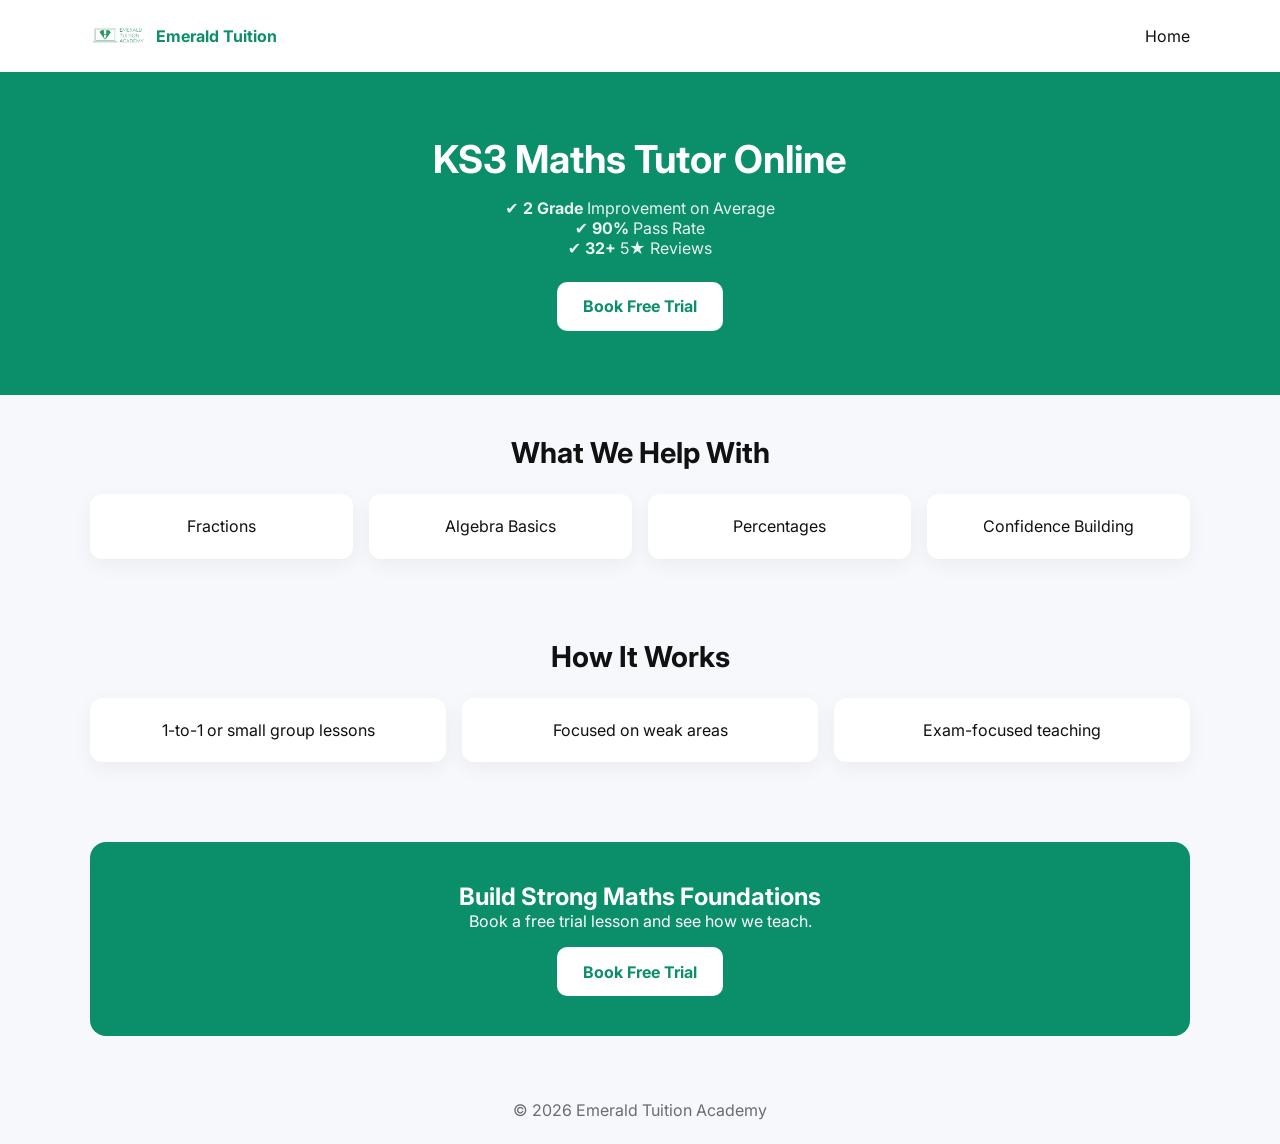
<file: emeraldtuition/test/subjects/ks3-maths-tutor/index.html>
<!DOCTYPE html>
<html lang="en">
<head>
<meta charset="UTF-8">
<meta name="viewport" content="width=device-width, initial-scale=1.0">

<title>Online KS3 Maths Tutor UK | Emerald Tuition</title>

<meta name="description" content="Online GCSE Chemistry tutor. Improve grades fast with structured lessons and expert guidance. Book a free trial today.">

<link href="https://fonts.googleapis.com/css2?family=Inter:wght@300;400;600;700;800&display=swap" rel="stylesheet">

<style>
*{margin:0;padding:0;box-sizing:border-box;font-family:Inter,system-ui}
body{background:#f6f8fb;color:#111}
a{text-decoration:none;color:inherit}

.container{width:92%;max-width:1100px;margin:auto}

nav{
    background:#fff;
    box-shadow:0 4px 20px rgba(0,0,0,.05);
}
.nav-inner{
    display:flex;
    justify-content:space-between;
    align-items:center;
    padding:1rem 0;
}
.logo{display:flex;align-items:center;gap:.6rem}
.logo img{height:40px}

/* HERO */
.hero{
    padding:4rem 0;
    background:#0b8f6a;
    color:#fff;
    text-align:center;
}
.hero h1{font-size:2.4rem;margin-bottom:1rem}
.hero p{opacity:.9}

.cta-btn{
    display:inline-block;
    margin-top:1.5rem;
    padding:.9rem 1.6rem;
    background:#fff;
    color:#0b8f6a;
    border-radius:10px;
    font-weight:700;
}

/* SECTION */
section{padding:2.5rem 0}

.title{text-align:center;margin-bottom:1.5rem}
.title h2{font-size:1.8rem}

.grid{
    display:grid;
    grid-template-columns:repeat(auto-fit,minmax(220px,1fr));
    gap:1rem;
}

.card{
    background:#fff;
    padding:1.4rem;
    border-radius:12px;
    box-shadow:0 6px 20px rgba(0,0,0,.05);
    text-align:center;
}

/* FINAL CTA */
.final{
    background:#0b8f6a;
    color:#fff;
    text-align:center;
    border-radius:16px;
    padding:2.5rem 1rem;
}

.final a{
    display:inline-block;
    margin-top:1rem;
    padding:.9rem 1.6rem;
    background:#fff;
    color:#0b8f6a;
    border-radius:10px;
    font-weight:700;
}

footer{text-align:center;padding:1.5rem;opacity:.6}
</style>
</head>

<body>

<nav>
    <div class="container nav-inner">
        <a href="../../index.html">
    <div class="logo">
<img src="../images/logo.jpeg">
<strong style="color:#0b8f6a;">Emerald Tuition</strong>
</div>
</a>
        <a href="../../index.html">Home</a>
    </div>
</nav>

<!-- HERO -->
<section class="hero">
    <div class="container">
        <h1>KS3 Maths Tutor Online</h1>
        <p>
        ✔ <strong>2 Grade</strong> Improvement on Average <br> 
        ✔ <strong>90%</strong> Pass Rate  <br>
        ✔ <strong>32+</strong> 5★ Reviews
        </p>

        <a href="https://forms.gle/KcSVuQcyiTKTGoABA" class="cta-btn">
            Book Free Trial
        </a>
    </div>
</section>

<!-- WHAT YOU COVER -->
<section>
    <div class="container">
        <div class="title"><h2>What We Help With</h2></div>

        <div class="grid">
            <div class="card">Fractions</div>
            <div class="card">Algebra Basics</div>
            <div class="card">Percentages</div>
            <div class="card">Confidence Building</div>
        </div>
    </div>
</section>

<!-- HOW IT WORKS -->
<section>
    <div class="container">
        <div class="title"><h2>How It Works</h2></div>

        <div class="grid">
            <div class="card">1-to-1 or small group lessons</div>
            <div class="card">Focused on weak areas</div>
            <div class="card">Exam-focused teaching</div>
        </div>
    </div>
</section>

<!-- FINAL CTA -->
<section>
    <div class="container final">
        <h2>Build Strong Maths Foundations</h2>
        <p>Book a free trial lesson and see how we teach.</p>

        <a href="https://forms.gle/KcSVuQcyiTKTGoABA">
            Book Free Trial
        </a>
    </div>
</section>

<footer>
© 2026 Emerald Tuition Academy
</footer>

</body>
</html>
</file>
